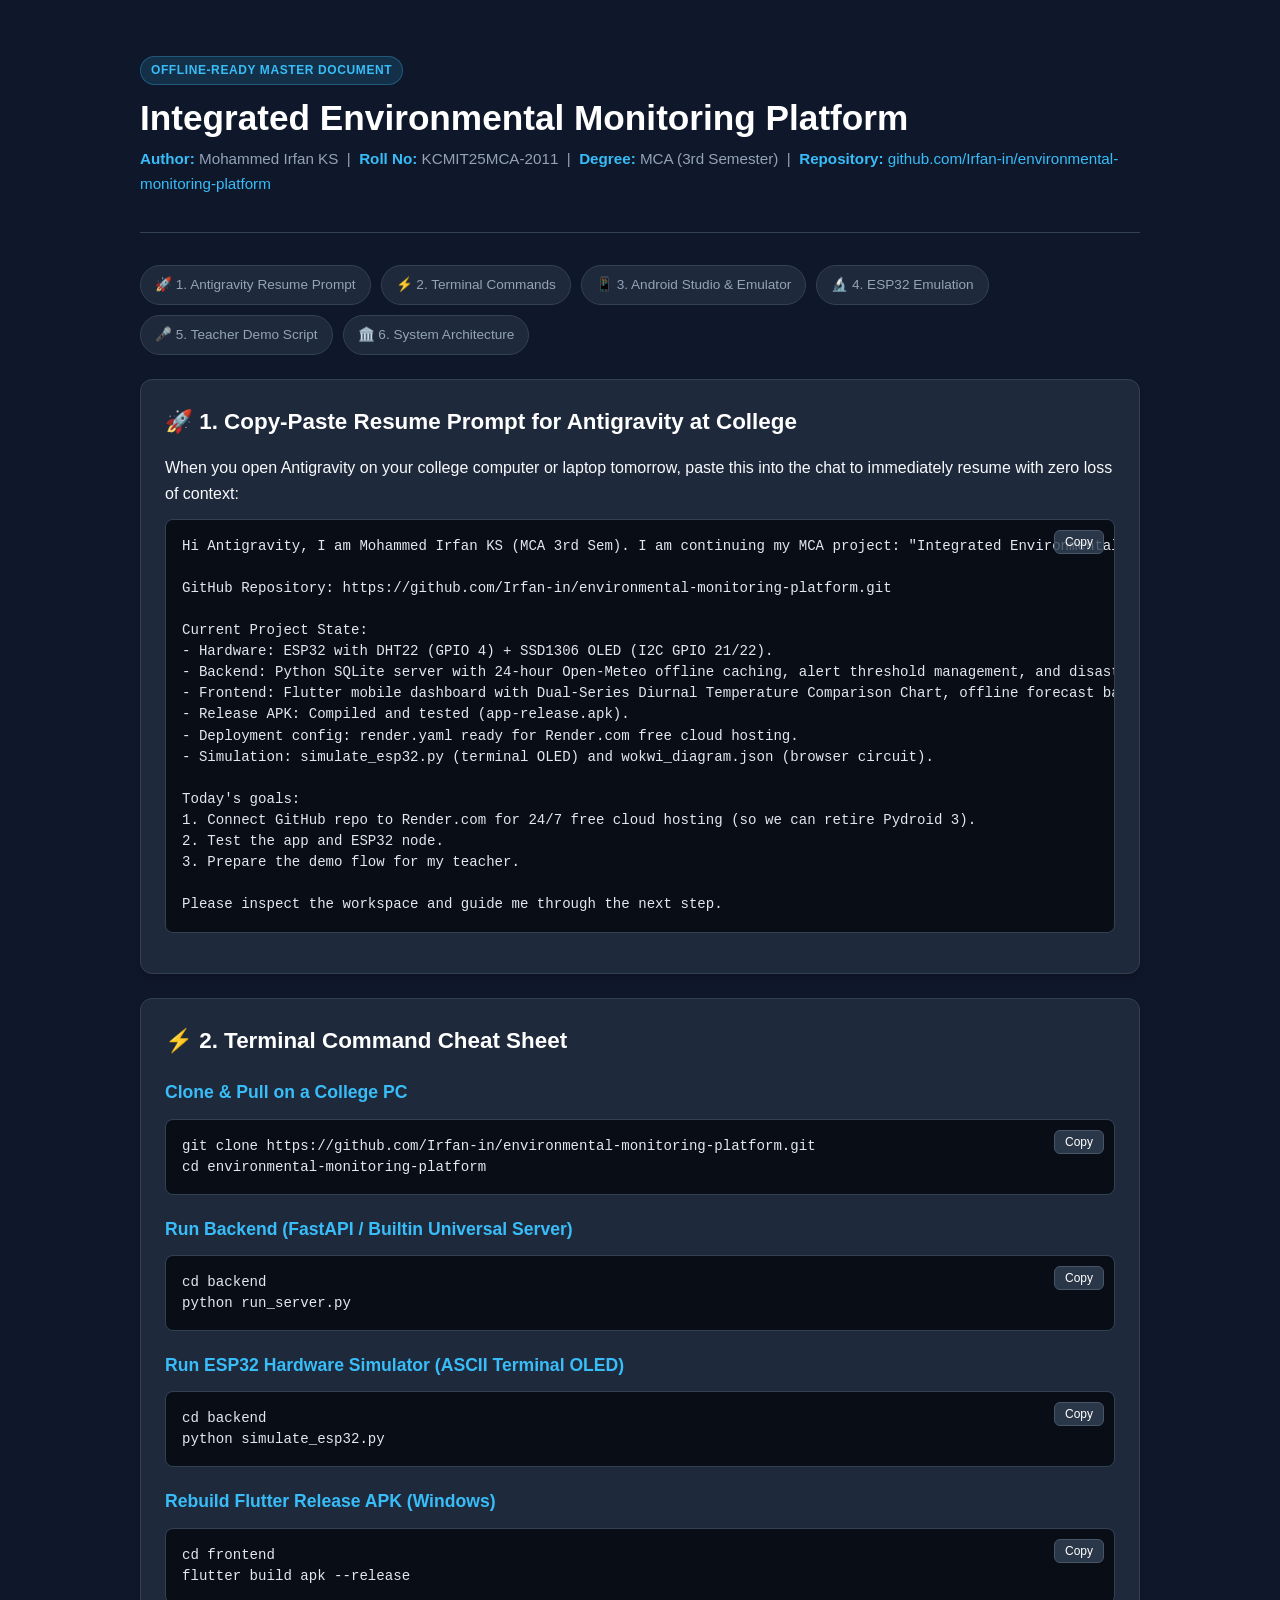
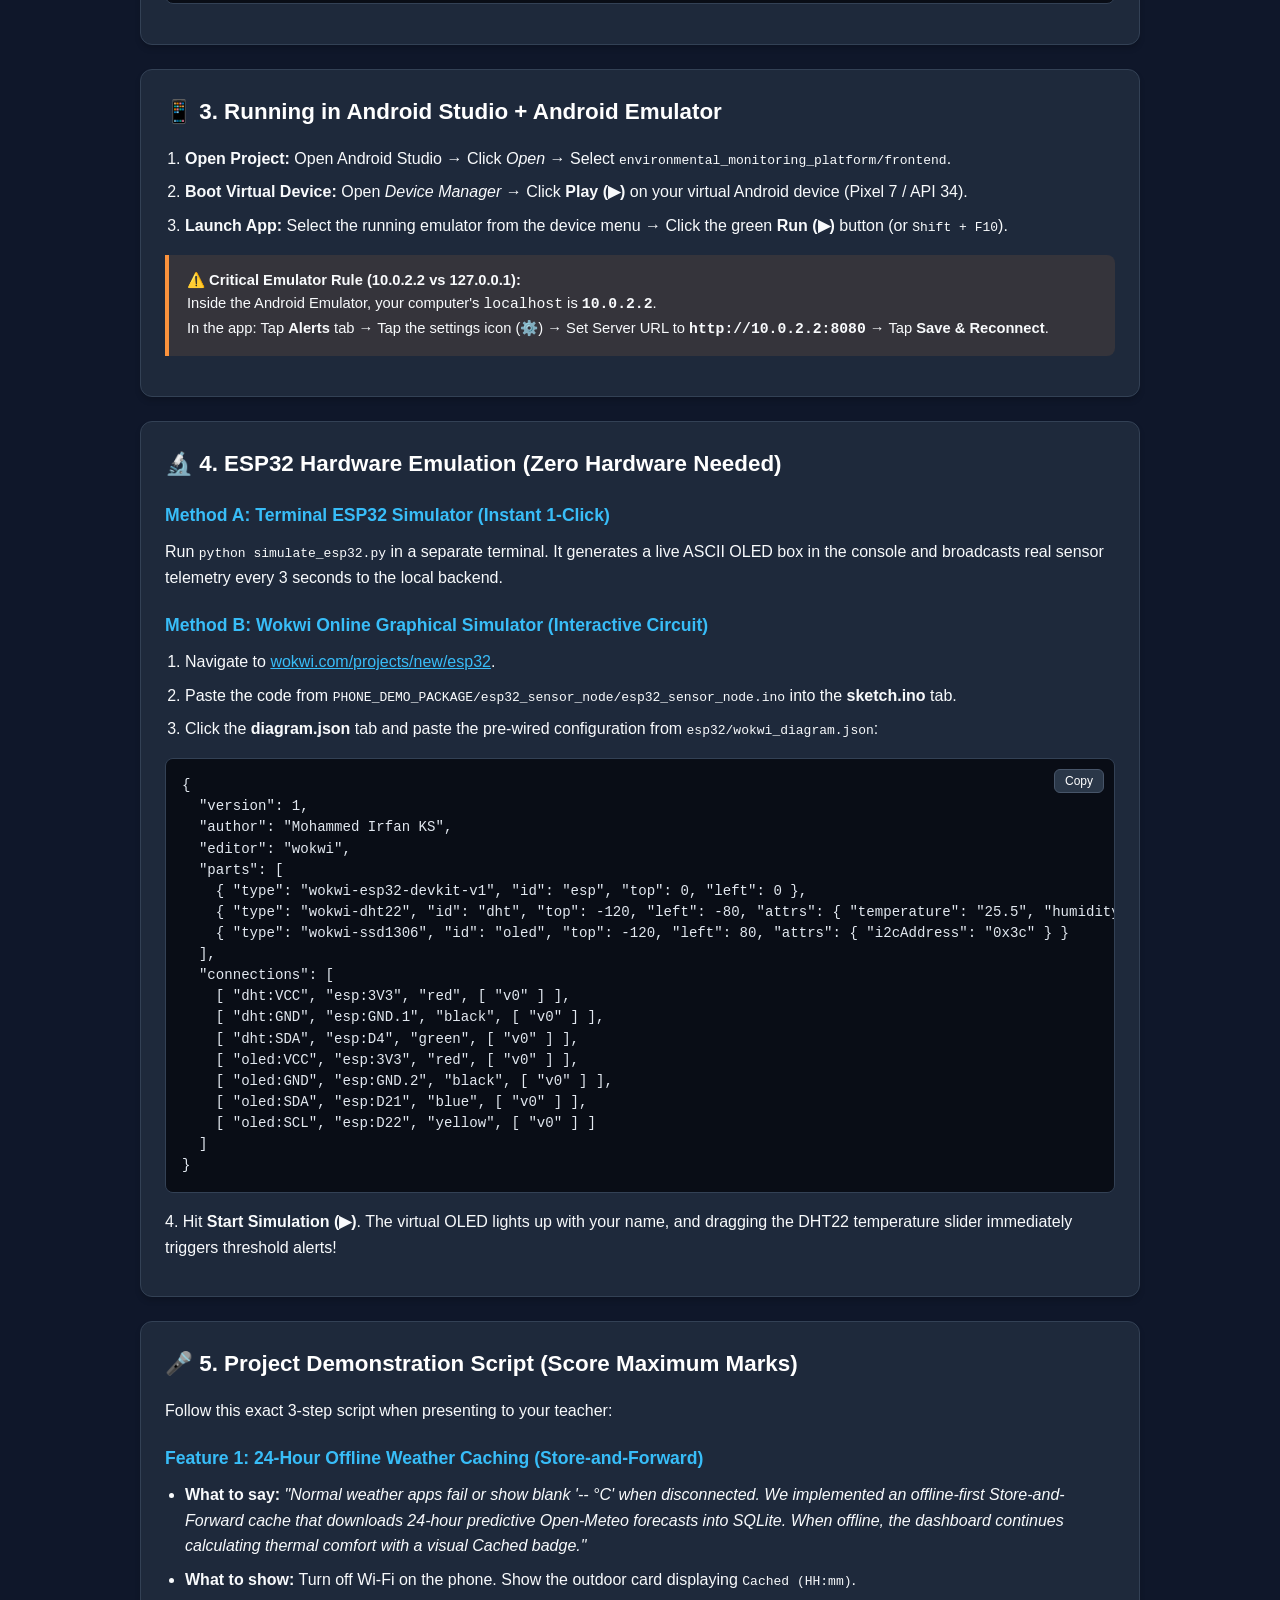
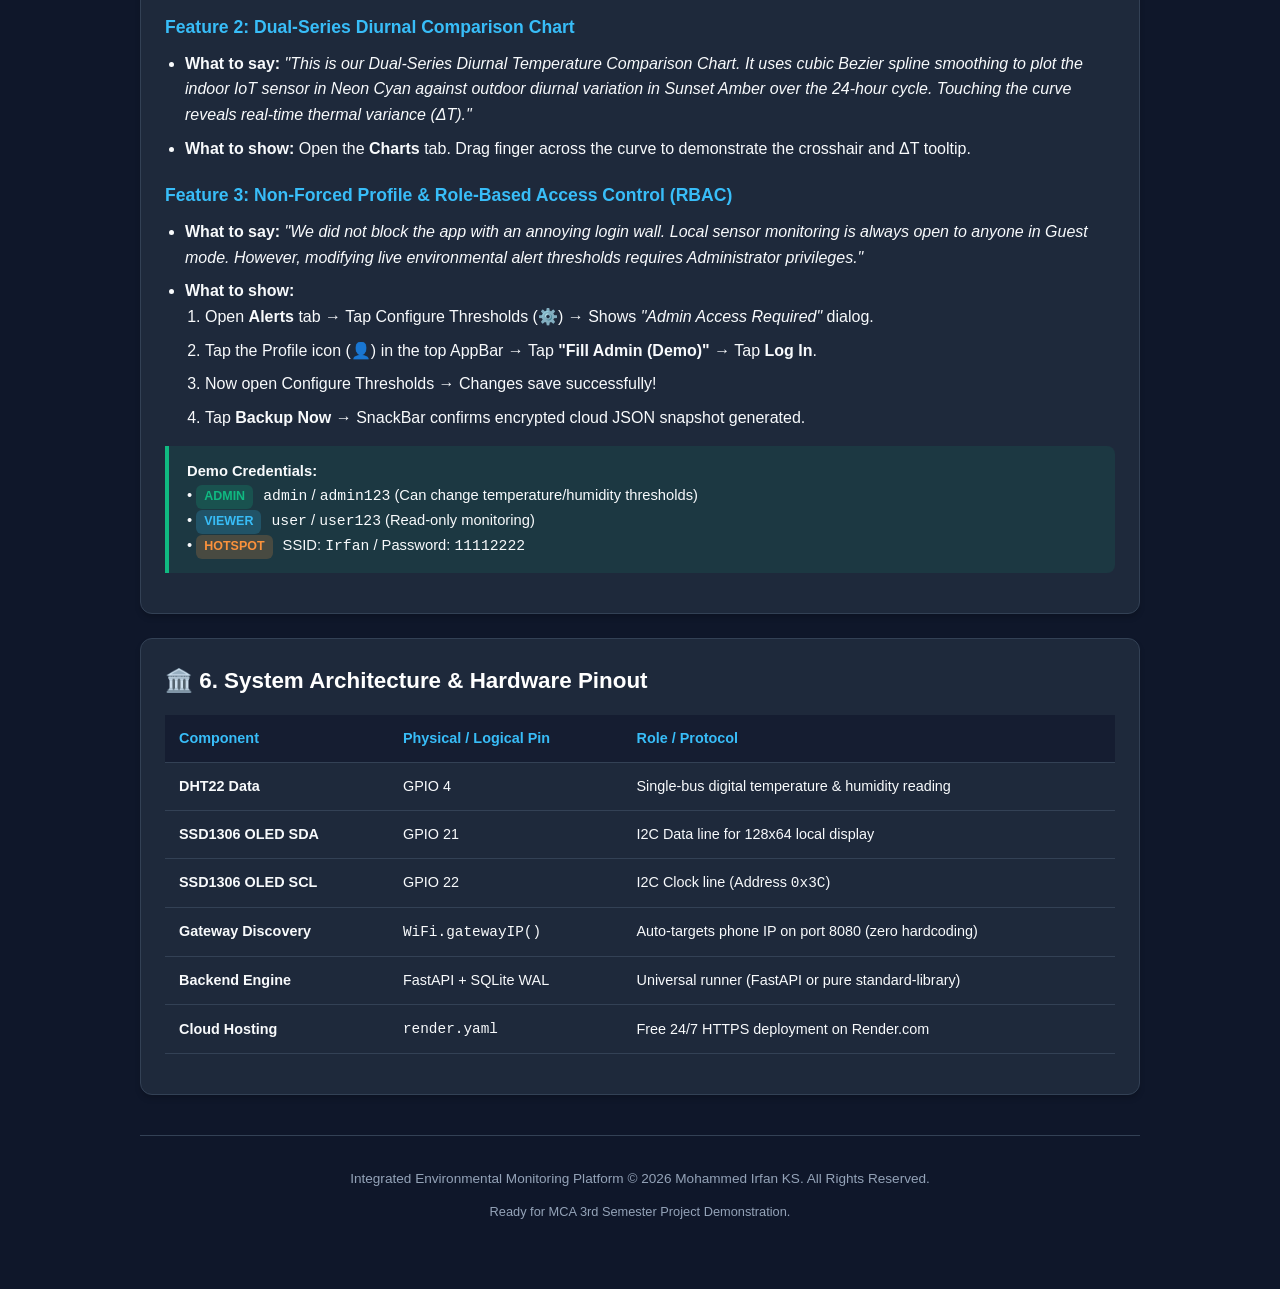
<file: COLLEGE_REFERENCE_GUIDE.html>
<!DOCTYPE html>
<html lang="en">
<head>
  <meta charset="UTF-8">
  <meta name="viewport" content="width=device-width, initial-scale=1.0">
  <title>Master Reference & College Demo Guide - Environmental Monitoring Platform</title>
  <style>
    :root {
      --bg: #0f172a;
      --card-bg: #1e293b;
      --card-border: #334155;
      --text: #f8fafc;
      --text-muted: #94a3b8;
      --cyan: #38bdf8;
      --amber: #fb923c;
      --emerald: #10b981;
      --rose: #f43f5e;
      --code-bg: #090d16;
    }

    * { box-sizing: border-box; margin: 0; padding: 0; }

    body {
      font-family: -apple-system, BlinkMacSystemFont, "Segoe UI", Roboto, Helvetica, Arial, sans-serif;
      background-color: var(--bg);
      color: var(--text);
      line-height: 1.6;
      padding: 24px;
    }

    .container {
      max-width: 1000px;
      margin: 0 auto;
    }

    header {
      padding: 32px 0 24px;
      border-bottom: 1px solid var(--card-border);
      margin-bottom: 32px;
    }

    .badge {
      display: inline-block;
      padding: 4px 10px;
      border-radius: 9999px;
      font-size: 0.75rem;
      font-weight: 700;
      letter-spacing: 0.05em;
      text-transform: uppercase;
      background-color: rgba(56, 189, 248, 0.15);
      color: var(--cyan);
      border: 1px solid rgba(56, 189, 248, 0.3);
      margin-bottom: 12px;
    }

    h1 {
      font-size: 2.2rem;
      font-weight: 800;
      color: #fff;
      margin-bottom: 8px;
      line-height: 1.2;
    }

    .author-info {
      color: var(--text-muted);
      font-size: 0.95rem;
    }

    .author-info strong {
      color: var(--cyan);
    }

    /* Cards */
    .card {
      background: var(--card-bg);
      border: 1px solid var(--card-border);
      border-radius: 12px;
      padding: 24px;
      margin-bottom: 24px;
      box-shadow: 0 4px 6px -1px rgba(0, 0, 0, 0.2);
    }

    .card h2 {
      font-size: 1.4rem;
      margin-bottom: 16px;
      display: flex;
      align-items: center;
      gap: 10px;
      color: #fff;
    }

    .card h3 {
      font-size: 1.1rem;
      margin: 20px 0 10px;
      color: var(--cyan);
    }

    p { margin-bottom: 12px; }

    /* Code Blocks */
    .code-box {
      position: relative;
      background: var(--code-bg);
      border: 1px solid var(--card-border);
      border-radius: 8px;
      padding: 16px;
      font-family: ui-monospace, SFMono-Regular, Menlo, Monaco, Consolas, monospace;
      font-size: 0.88rem;
      color: #e2e8f0;
      overflow-x: auto;
      margin: 12px 0 16px;
      line-height: 1.5;
    }

    .copy-btn {
      position: absolute;
      top: 10px;
      right: 10px;
      background: rgba(51, 65, 85, 0.8);
      color: #fff;
      border: 1px solid #475569;
      border-radius: 6px;
      padding: 4px 10px;
      font-size: 0.75rem;
      cursor: pointer;
      transition: all 0.2s;
    }

    .copy-btn:hover {
      background: var(--cyan);
      color: #0f172a;
      border-color: var(--cyan);
      font-weight: 600;
    }

    /* Tables */
    table {
      width: 100%;
      border-collapse: collapse;
      margin: 16px 0;
      font-size: 0.9rem;
    }

    th, td {
      padding: 12px 14px;
      text-align: left;
      border-bottom: 1px solid var(--card-border);
    }

    th {
      background: rgba(15, 23, 42, 0.6);
      color: var(--cyan);
      font-weight: 600;
    }

    tr:hover td {
      background: rgba(255, 255, 255, 0.02);
    }

    /* Alert / Callout */
    .callout {
      border-left: 4px solid var(--amber);
      background: rgba(251, 146, 60, 0.1);
      padding: 14px 18px;
      border-radius: 0 8px 8px 0;
      margin: 16px 0;
      font-size: 0.92rem;
    }

    .callout-success {
      border-left-color: var(--emerald);
      background: rgba(16, 185, 129, 0.1);
    }

    .pill {
      display: inline-block;
      padding: 2px 8px;
      border-radius: 6px;
      font-size: 0.78rem;
      font-weight: 600;
      margin-right: 6px;
    }
    .pill-green { background: rgba(16, 185, 129, 0.2); color: var(--emerald); }
    .pill-cyan { background: rgba(56, 189, 248, 0.2); color: var(--cyan); }
    .pill-amber { background: rgba(251, 146, 60, 0.2); color: var(--amber); }

    /* Steps */
    ol, ul {
      padding-left: 20px;
      margin-bottom: 16px;
    }
    li { margin-bottom: 8px; }

    /* Navigation shortcut pills */
    .toc {
      display: flex;
      flex-wrap: wrap;
      gap: 10px;
      margin-bottom: 24px;
    }
    .toc a {
      text-decoration: none;
      color: var(--text-muted);
      background: var(--card-bg);
      border: 1px solid var(--card-border);
      padding: 8px 14px;
      border-radius: 20px;
      font-size: 0.85rem;
      transition: all 0.2s;
    }
    .toc a:hover {
      color: #fff;
      border-color: var(--cyan);
      background: rgba(56, 189, 248, 0.1);
    }

    footer {
      text-align: center;
      padding: 32px 0;
      border-top: 1px solid var(--card-border);
      color: var(--text-muted);
      font-size: 0.85rem;
      margin-top: 40px;
    }
  </style>
</head>
<body>

<div class="container">

  <!-- Header -->
  <header>
    <span class="badge">Offline-Ready Master Document</span>
    <h1>Integrated Environmental Monitoring Platform</h1>
    <p class="author-info">
      <strong>Author:</strong> Mohammed Irfan KS &nbsp;|&nbsp;
      <strong>Roll No:</strong> KCMIT25MCA-2011 &nbsp;|&nbsp;
      <strong>Degree:</strong> MCA (3rd Semester) &nbsp;|&nbsp;
      <strong>Repository:</strong> <a href="https://github.com/Irfan-in/environmental-monitoring-platform" target="_blank" style="color: var(--cyan); text-decoration: none;">github.com/Irfan-in/environmental-monitoring-platform</a>
    </p>
  </header>

  <!-- Quick Navigation -->
  <div class="toc">
    <a href="#prompt">🚀 1. Antigravity Resume Prompt</a>
    <a href="#commands">⚡ 2. Terminal Commands</a>
    <a href="#android-studio">📱 3. Android Studio & Emulator</a>
    <a href="#esp-emulation">🔬 4. ESP32 Emulation</a>
    <a href="#demo-script">🎤 5. Teacher Demo Script</a>
    <a href="#architecture">🏛️ 6. System Architecture</a>
  </div>

  <!-- SECTION 1: RESUME PROMPT -->
  <section class="card" id="prompt">
    <h2>🚀 1. Copy-Paste Resume Prompt for Antigravity at College</h2>
    <p>When you open Antigravity on your college computer or laptop tomorrow, paste this into the chat to immediately resume with zero loss of context:</p>
    
    <div class="code-box">
      <button class="copy-btn" onclick="copyCode(this)">Copy</button>
      <pre><code>Hi Antigravity, I am Mohammed Irfan KS (MCA 3rd Sem). I am continuing my MCA project: "Integrated Environmental Monitoring Platform".

GitHub Repository: https://github.com/Irfan-in/environmental-monitoring-platform.git

Current Project State:
- Hardware: ESP32 with DHT22 (GPIO 4) + SSD1306 OLED (I2C GPIO 21/22).
- Backend: Python SQLite server with 24-hour Open-Meteo offline caching, alert threshold management, and disaster recovery sync endpoints.
- Frontend: Flutter mobile dashboard with Dual-Series Diurnal Temperature Comparison Chart, offline forecast badge, and top-bar profile (RBAC: Admin vs Viewer).
- Release APK: Compiled and tested (app-release.apk).
- Deployment config: render.yaml ready for Render.com free cloud hosting.
- Simulation: simulate_esp32.py (terminal OLED) and wokwi_diagram.json (browser circuit).

Today's goals:
1. Connect GitHub repo to Render.com for 24/7 free cloud hosting (so we can retire Pydroid 3).
2. Test the app and ESP32 node.
3. Prepare the demo flow for my teacher.

Please inspect the workspace and guide me through the next step.</code></pre>
    </div>
  </section>

  <!-- SECTION 2: COMMAND CHEAT SHEET -->
  <section class="card" id="commands">
    <h2>⚡ 2. Terminal Command Cheat Sheet</h2>
    
    <h3>Clone & Pull on a College PC</h3>
    <div class="code-box">
      <button class="copy-btn" onclick="copyCode(this)">Copy</button>
      <pre><code>git clone https://github.com/Irfan-in/environmental-monitoring-platform.git
cd environmental-monitoring-platform</code></pre>
    </div>

    <h3>Run Backend (FastAPI / Builtin Universal Server)</h3>
    <div class="code-box">
      <button class="copy-btn" onclick="copyCode(this)">Copy</button>
      <pre><code>cd backend
python run_server.py</code></pre>
    </div>

    <h3>Run ESP32 Hardware Simulator (ASCII Terminal OLED)</h3>
    <div class="code-box">
      <button class="copy-btn" onclick="copyCode(this)">Copy</button>
      <pre><code>cd backend
python simulate_esp32.py</code></pre>
    </div>

    <h3>Rebuild Flutter Release APK (Windows)</h3>
    <div class="code-box">
      <button class="copy-btn" onclick="copyCode(this)">Copy</button>
      <pre><code>cd frontend
flutter build apk --release</code></pre>
    </div>
  </section>

  <!-- SECTION 3: ANDROID STUDIO & EMULATOR -->
  <section class="card" id="android-studio">
    <h2>📱 3. Running in Android Studio + Android Emulator</h2>
    
    <ol>
      <li><strong>Open Project:</strong> Open Android Studio &rarr; Click <em>Open</em> &rarr; Select <code>environmental_monitoring_platform/frontend</code>.</li>
      <li><strong>Boot Virtual Device:</strong> Open <em>Device Manager</em> &rarr; Click <strong>Play (▶)</strong> on your virtual Android device (Pixel 7 / API 34).</li>
      <li><strong>Launch App:</strong> Select the running emulator from the device menu &rarr; Click the green <strong>Run (▶)</strong> button (or <code>Shift + F10</code>).</li>
    </ol>

    <div class="callout">
      <strong>⚠️ Critical Emulator Rule (10.0.2.2 vs 127.0.0.1):</strong><br>
      Inside the Android Emulator, your computer's <code>localhost</code> is <strong><code>10.0.2.2</code></strong>.<br>
      In the app: Tap <strong>Alerts</strong> tab &rarr; Tap the settings icon (⚙️) &rarr; Set Server URL to <strong><code>http://10.0.2.2:8080</code></strong> &rarr; Tap <strong>Save & Reconnect</strong>.
    </div>
  </section>

  <!-- SECTION 4: ESP32 EMULATION -->
  <section class="card" id="esp-emulation">
    <h2>🔬 4. ESP32 Hardware Emulation (Zero Hardware Needed)</h2>
    
    <h3>Method A: Terminal ESP32 Simulator (Instant 1-Click)</h3>
    <p>Run <code>python simulate_esp32.py</code> in a separate terminal. It generates a live ASCII OLED box in the console and broadcasts real sensor telemetry every 3 seconds to the local backend.</p>

    <h3>Method B: Wokwi Online Graphical Simulator (Interactive Circuit)</h3>
    <ol>
      <li>Navigate to <a href="https://wokwi.com/projects/new/esp32" target="_blank" style="color: var(--cyan);">wokwi.com/projects/new/esp32</a>.</li>
      <li>Paste the code from <code>PHONE_DEMO_PACKAGE/esp32_sensor_node/esp32_sensor_node.ino</code> into the <strong>sketch.ino</strong> tab.</li>
      <li>Click the <strong>diagram.json</strong> tab and paste the pre-wired configuration from <code>esp32/wokwi_diagram.json</code>:</li>
    </ol>

    <div class="code-box">
      <button class="copy-btn" onclick="copyCode(this)">Copy</button>
      <pre><code>{
  "version": 1,
  "author": "Mohammed Irfan KS",
  "editor": "wokwi",
  "parts": [
    { "type": "wokwi-esp32-devkit-v1", "id": "esp", "top": 0, "left": 0 },
    { "type": "wokwi-dht22", "id": "dht", "top": -120, "left": -80, "attrs": { "temperature": "25.5", "humidity": "55" } },
    { "type": "wokwi-ssd1306", "id": "oled", "top": -120, "left": 80, "attrs": { "i2cAddress": "0x3c" } }
  ],
  "connections": [
    [ "dht:VCC", "esp:3V3", "red", [ "v0" ] ],
    [ "dht:GND", "esp:GND.1", "black", [ "v0" ] ],
    [ "dht:SDA", "esp:D4", "green", [ "v0" ] ],
    [ "oled:VCC", "esp:3V3", "red", [ "v0" ] ],
    [ "oled:GND", "esp:GND.2", "black", [ "v0" ] ],
    [ "oled:SDA", "esp:D21", "blue", [ "v0" ] ],
    [ "oled:SCL", "esp:D22", "yellow", [ "v0" ] ]
  ]
}</code></pre>
    </div>
    <p>4. Hit <strong>Start Simulation (▶)</strong>. The virtual OLED lights up with your name, and dragging the DHT22 temperature slider immediately triggers threshold alerts!</p>
  </section>

  <!-- SECTION 5: TEACHER DEMO SCRIPT -->
  <section class="card" id="demo-script">
    <h2>🎤 5. Project Demonstration Script (Score Maximum Marks)</h2>

    <p>Follow this exact 3-step script when presenting to your teacher:</p>

    <h3>Feature 1: 24-Hour Offline Weather Caching (Store-and-Forward)</h3>
    <ul>
      <li><strong>What to say:</strong> <em>"Normal weather apps fail or show blank '-- °C' when disconnected. We implemented an offline-first Store-and-Forward cache that downloads 24-hour predictive Open-Meteo forecasts into SQLite. When offline, the dashboard continues calculating thermal comfort with a visual Cached badge."</em></li>
      <li><strong>What to show:</strong> Turn off Wi-Fi on the phone. Show the outdoor card displaying <code>Cached (HH:mm)</code>.</li>
    </ul>

    <h3>Feature 2: Dual-Series Diurnal Comparison Chart</h3>
    <ul>
      <li><strong>What to say:</strong> <em>"This is our Dual-Series Diurnal Temperature Comparison Chart. It uses cubic Bezier spline smoothing to plot the indoor IoT sensor in Neon Cyan against outdoor diurnal variation in Sunset Amber over the 24-hour cycle. Touching the curve reveals real-time thermal variance (&Delta;T)."</em></li>
      <li><strong>What to show:</strong> Open the <strong>Charts</strong> tab. Drag finger across the curve to demonstrate the crosshair and &Delta;T tooltip.</li>
    </ul>

    <h3>Feature 3: Non-Forced Profile & Role-Based Access Control (RBAC)</h3>
    <ul>
      <li><strong>What to say:</strong> <em>"We did not block the app with an annoying login wall. Local sensor monitoring is always open to anyone in Guest mode. However, modifying live environmental alert thresholds requires Administrator privileges."</em></li>
      <li><strong>What to show:</strong>
        <ol>
          <li>Open <strong>Alerts</strong> tab &rarr; Tap Configure Thresholds (⚙️) &rarr; Shows <em>"Admin Access Required"</em> dialog.</li>
          <li>Tap the Profile icon (👤) in the top AppBar &rarr; Tap <strong>"Fill Admin (Demo)"</strong> &rarr; Tap <strong>Log In</strong>.</li>
          <li>Now open Configure Thresholds &rarr; Changes save successfully!</li>
          <li>Tap <strong>Backup Now</strong> &rarr; SnackBar confirms encrypted cloud JSON snapshot generated.</li>
        </ol>
      </li>
    </ul>

    <div class="callout callout-success">
      <strong>Demo Credentials:</strong><br>
      • <span class="pill pill-green">ADMIN</span> <code>admin</code> / <code>admin123</code> (Can change temperature/humidity thresholds)<br>
      • <span class="pill pill-cyan">VIEWER</span> <code>user</code> / <code>user123</code> (Read-only monitoring)<br>
      • <span class="pill pill-amber">HOTSPOT</span> SSID: <code>Irfan</code> / Password: <code>11112222</code>
    </div>
  </section>

  <!-- SECTION 6: ARCHITECTURE SCORECARD -->
  <section class="card" id="architecture">
    <h2>🏛️ 6. System Architecture & Hardware Pinout</h2>

    <table>
      <thead>
        <tr>
          <th>Component</th>
          <th>Physical / Logical Pin</th>
          <th>Role / Protocol</th>
        </tr>
      </thead>
      <tbody>
        <tr>
          <td><strong>DHT22 Data</strong></td>
          <td>GPIO 4</td>
          <td>Single-bus digital temperature & humidity reading</td>
        </tr>
        <tr>
          <td><strong>SSD1306 OLED SDA</strong></td>
          <td>GPIO 21</td>
          <td>I2C Data line for 128x64 local display</td>
        </tr>
        <tr>
          <td><strong>SSD1306 OLED SCL</strong></td>
          <td>GPIO 22</td>
          <td>I2C Clock line (Address <code>0x3C</code>)</td>
        </tr>
        <tr>
          <td><strong>Gateway Discovery</strong></td>
          <td><code>WiFi.gatewayIP()</code></td>
          <td>Auto-targets phone IP on port 8080 (zero hardcoding)</td>
        </tr>
        <tr>
          <td><strong>Backend Engine</strong></td>
          <td>FastAPI + SQLite WAL</td>
          <td>Universal runner (FastAPI or pure standard-library)</td>
        </tr>
        <tr>
          <td><strong>Cloud Hosting</strong></td>
          <td><code>render.yaml</code></td>
          <td>Free 24/7 HTTPS deployment on Render.com</td>
        </tr>
      </tbody>
    </table>
  </section>

  <!-- Footer -->
  <footer>
    <p>Integrated Environmental Monitoring Platform &copy; 2026 Mohammed Irfan KS. All Rights Reserved.</p>
    <p style="margin-top: 6px; font-size: 0.8rem;">Ready for MCA 3rd Semester Project Demonstration.</p>
  </footer>

</div>

<script>
  function copyCode(btn) {
    const code = btn.nextElementSibling.querySelector('code').innerText;
    navigator.clipboard.writeText(code).then(() => {
      const originalText = btn.innerText;
      btn.innerText = 'Copied!';
      btn.style.background = '#10b981';
      btn.style.color = '#fff';
      setTimeout(() => {
        btn.innerText = originalText;
        btn.style.background = '';
        btn.style.color = '';
      }, 2000);
    });
  }
</script>

</body>
</html>
</file>
